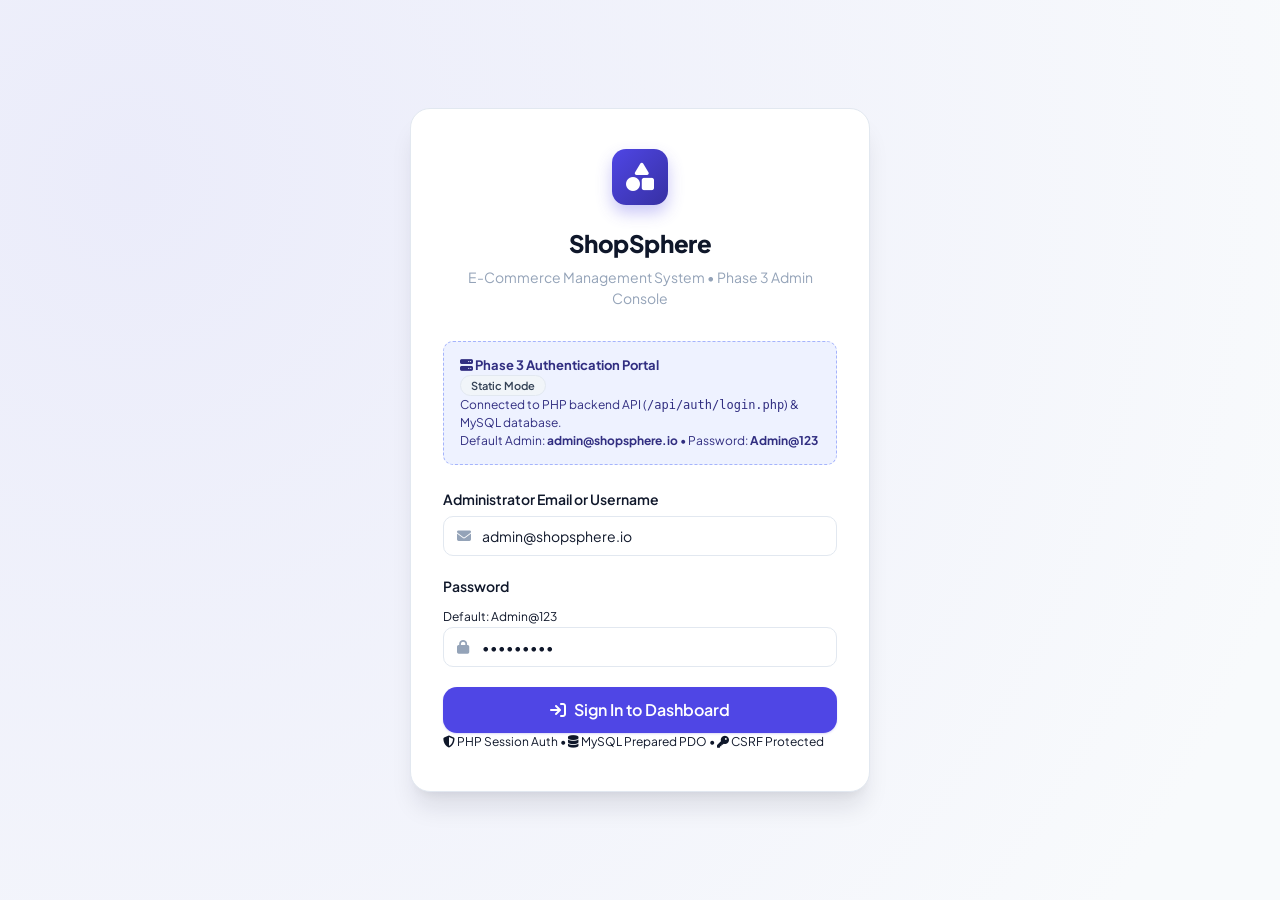
<file: index.html>
<!DOCTYPE html>
<html lang="en">
<head>
  <meta charset="UTF-8">
  <meta name="viewport" content="width=device-width, initial-scale=1.0">
  <title>ShopSphere – E-Commerce Management System</title>
  
  <!-- Favicon -->
  <link rel="icon" href="data:image/svg+xml,<svg xmlns=%22http://www.w3.org/2000/svg%22 viewBox=%220 0 100 100%22><text y=%22.9em%22 font-size=%2290%22>🛍️</text></svg>">

  <!-- Google Fonts -->
  <link rel="preconnect" href="https://fonts.googleapis.com">
  <link rel="preconnect" href="https://fonts.gstatic.com" crossorigin>
  <link href="https://fonts.googleapis.com/css2?family=Plus+Jakarta+Sans:wght@400;500;600;700;800&family=Inter:wght@400;500;600;700&display=swap" rel="stylesheet">

  <!-- Font Awesome Icons -->
  <link rel="stylesheet" href="https://cdnjs.cloudflare.com/ajax/libs/font-awesome/6.5.1/css/all.min.css">

  <!-- Stylesheets -->
  <link rel="stylesheet" href="assets/css/style.css">

  <style>
    .auth-page-wrapper {
      min-height: 100vh;
      display: flex;
      align-items: center;
      justify-content: center;
      background: radial-gradient(circle at 10% 20%, rgba(79, 70, 229, 0.08) 0%, rgba(248, 250, 252, 1) 90%);
      padding: 1.5rem;
    }

    .auth-card {
      width: 100%;
      max-width: 460px;
      background: var(--bg-surface);
      border-radius: var(--radius-xl);
      border: 1px solid var(--border-color);
      box-shadow: var(--shadow-xl);
      padding: 2.5rem 2rem;
      position: relative;
    }

    .auth-logo-badge {
      width: 56px;
      height: 56px;
      border-radius: var(--radius-lg);
      background: linear-gradient(135deg, var(--primary-600) 0%, var(--primary-800) 100%);
      display: flex;
      align-items: center;
      justify-content: center;
      color: #ffffff;
      font-size: 1.75rem;
      box-shadow: 0 8px 16px rgba(79, 70, 229, 0.3);
      margin: 0 auto 1.25rem;
    }

    .auth-title {
      font-size: 1.5rem;
      font-weight: 800;
      color: var(--text-primary);
      text-align: center;
      letter-spacing: -0.02em;
    }

    .auth-subtitle {
      font-size: 0.875rem;
      color: var(--text-muted);
      text-align: center;
      margin-top: 0.35rem;
      margin-bottom: 2rem;
    }

    .demo-credential-box {
      background-color: var(--primary-50);
      border: 1px dashed var(--primary-300);
      border-radius: var(--radius-md);
      padding: 0.875rem 1rem;
      margin-bottom: 1.5rem;
      font-size: 0.8125rem;
      color: var(--primary-900);
    }
  </style>
</head>
<body>

  <div class="auth-page-wrapper">
    <div class="auth-card">
      <div class="auth-logo-badge">
        <i class="fa-solid fa-shapes"></i>
      </div>
      <h1 class="auth-title">ShopSphere</h1>
      <p class="auth-subtitle">E-Commerce Management System &bull; Phase 3 Admin Console</p>

      <div class="demo-credential-box">
        <div class="d-flex align-items-center justify-content-between mb-1">
          <div class="d-flex align-items-center gap-2">
            <i class="fa-solid fa-server text-primary"></i>
            <strong>Phase 3 Authentication Portal</strong>
          </div>
          <span id="backendHealthBadge" class="badge badge-neutral" style="font-size:0.6875rem;">Detecting...</span>
        </div>
        <p class="mb-1 text-secondary" style="font-size: 0.75rem;">
          Connected to PHP backend API (<code>/api/auth/login.php</code>) & MySQL database.
        </p>
        <div class="text-muted" style="font-size:0.75rem;">
          Default Admin: <strong>admin@shopsphere.io</strong> &bull; Password: <strong>Admin@123</strong>
        </div>
      </div>

      <form id="loginForm" onsubmit="handleAdminLogin(event)">
        <div class="form-group">
          <label class="form-label" for="loginEmail">Administrator Email or Username</label>
          <div class="input-icon-wrapper">
            <i class="fa-solid fa-envelope input-icon"></i>
            <input type="text" id="loginEmail" class="form-control" value="admin@shopsphere.io" required autocomplete="username">
          </div>
        </div>

        <div class="form-group mb-4">
          <div class="d-flex justify-content-between align-items-center mb-1">
            <label class="form-label mb-0" for="loginPassword">Password</label>
            <span class="text-muted" style="font-size: 0.75rem;">Default: Admin@123</span>
          </div>
          <div class="input-icon-wrapper">
            <i class="fa-solid fa-lock input-icon"></i>
            <input type="password" id="loginPassword" class="form-control" value="Admin@123" required autocomplete="current-password">
          </div>
        </div>

        <button type="submit" id="loginSubmitBtn" class="btn btn-primary btn-lg w-100" style="width: 100%;">
          <i class="fa-solid fa-arrow-right-to-bracket"></i> Sign In to Dashboard
        </button>
      </form>

      <div class="mt-4 pt-3 text-center border-top">
        <div class="d-flex justify-content-center gap-3 text-muted" style="font-size: 0.75rem;">
          <span><i class="fa-solid fa-shield-halved text-success me-1"></i> PHP Session Auth</span>
          <span>&bull;</span>
          <span><i class="fa-solid fa-database text-primary me-1"></i> MySQL Prepared PDO</span>
          <span>&bull;</span>
          <span><i class="fa-solid fa-key text-warning me-1"></i> CSRF Protected</span>
        </div>
      </div>
    </div>
  </div>

  <script src="assets/js/api.js"></script>
  <script src="assets/js/store.js"></script>
  <script src="assets/js/ui.js"></script>
  <script>
    // Auto-detect backend health on load
    document.addEventListener('DOMContentLoaded', async () => {
      const badge = document.getElementById('backendHealthBadge');
      if (!badge) return;

      try {
        const res = await API.health();
        if (res.success && res.data?.database === 'connected') {
          badge.className = 'badge badge-success';
          badge.textContent = 'PHP & DB Active';
        } else if (res.success) {
          badge.className = 'badge badge-warning';
          badge.textContent = 'DB Offline';
        } else {
          badge.className = 'badge badge-neutral';
          badge.textContent = 'Static Mode';
        }
      } catch (e) {
        badge.className = 'badge badge-neutral';
        badge.textContent = 'Static Mode';
      }
    });

    async function handleAdminLogin(e) {
      e.preventDefault();
      const btn = document.getElementById('loginSubmitBtn');
      const email = document.getElementById('loginEmail').value.trim();
      const password = document.getElementById('loginPassword').value;

      btn.disabled = true;
      btn.innerHTML = '<i class="fa-solid fa-spinner fa-spin"></i> Authenticating...';

      try {
        const res = await API.auth.login(email, password);

        if (res.success) {
          UI.showToast(res.message || 'Authenticated successfully. Redirecting...', 'success');
          setTimeout(() => {
            window.location.href = 'dashboard.html';
          }, 600);
          return;
        }

        // If explicitly rejected with 401
        if (res.errors && res.errors.auth) {
          UI.showToast(res.message || 'Invalid username/email or password.', 'error');
          btn.disabled = false;
          btn.innerHTML = '<i class="fa-solid fa-arrow-right-to-bracket"></i> Sign In to Dashboard';
          return;
        }

        // If backend server is unreachable (e.g. running via file:// or static server)
        UI.showToast('Backend offline. Entering client demonstration mode.', 'info');
        setTimeout(() => {
          window.location.href = 'dashboard.html';
        }, 700);

      } catch (err) {
        console.warn('Login fallback triggered:', err);
        UI.showToast('Entering client demonstration mode.', 'info');
        setTimeout(() => {
          window.location.href = 'dashboard.html';
        }, 600);
      }
    }
  </script>
</body>
</html>
</file>
<file: assets/css/style.css>
/* ==========================================================================
   SHOPSPHERE - MASTER STYLESHEET
   Core Layout, Sidebar, Topbar, Navigation & Reset
   ========================================================================== */

@import url('variables.css');
@import url('components.css');
@import url('dashboard.css');
@import url('responsive.css');

/* --------------------------------------------------------------------------
   CSS Reset & Base Rules
   -------------------------------------------------------------------------- */
*, *::before, *::after {
  box-sizing: border-box;
  margin: 0;
  padding: 0;
}

html {
  font-size: 16px;
  -webkit-text-size-adjust: 100%;
  scroll-behavior: smooth;
}

body {
  font-family: var(--font-sans);
  background-color: var(--bg-app);
  color: var(--text-primary);
  line-height: 1.5;
  -webkit-font-smoothing: antialiased;
  -moz-osx-font-smoothing: grayscale;
  min-height: 100vh;
  overflow-x: hidden;
}

a {
  color: var(--primary-600);
  text-decoration: none;
  transition: color var(--transition-fast);
}
a:hover {
  color: var(--primary-700);
}

img {
  max-width: 100%;
  height: auto;
  display: block;
}

/* --------------------------------------------------------------------------
   App Layout Shell
   -------------------------------------------------------------------------- */
.app-container {
  display: flex;
  min-height: 100vh;
  width: 100%;
  position: relative;
}

/* --------------------------------------------------------------------------
   Sidebar Navigation
   -------------------------------------------------------------------------- */
.app-sidebar {
  width: var(--sidebar-width);
  background-color: var(--bg-surface);
  border-right: 1px solid var(--border-color);
  display: flex;
  flex-direction: column;
  position: fixed;
  top: 0;
  bottom: 0;
  left: 0;
  z-index: var(--z-sidebar);
  transition: width var(--transition-normal), transform var(--transition-normal);
  user-select: none;
}

/* Sidebar Header / Brand */
.sidebar-header {
  height: var(--topbar-height);
  padding: 0 1.25rem;
  display: flex;
  align-items: center;
  justify-content: space-between;
  border-bottom: 1px solid var(--border-color);
}

.brand-link {
  display: flex;
  align-items: center;
  gap: 0.75rem;
  text-decoration: none;
  overflow: hidden;
}

.brand-logo-icon {
  width: 40px;
  height: 40px;
  border-radius: var(--radius-md);
  background: linear-gradient(135deg, var(--primary-600) 0%, var(--primary-800) 100%);
  display: flex;
  align-items: center;
  justify-content: center;
  color: #ffffff;
  font-size: 1.25rem;
  box-shadow: 0 4px 10px rgba(79, 70, 229, 0.35);
  flex-shrink: 0;
}

.brand-text {
  display: flex;
  flex-direction: column;
}

.brand-name {
  font-size: 1.125rem;
  font-weight: 800;
  letter-spacing: -0.02em;
  color: var(--text-primary);
  line-height: 1.2;
}

.brand-badge {
  font-size: 0.625rem;
  font-weight: 700;
  text-transform: uppercase;
  letter-spacing: 0.08em;
  color: var(--primary-600);
}

.sidebar-toggle-btn {
  background: transparent;
  border: none;
  color: var(--text-muted);
  width: 32px;
  height: 32px;
  border-radius: var(--radius-sm);
  display: flex;
  align-items: center;
  justify-content: center;
  cursor: pointer;
  transition: all var(--transition-fast);
}
.sidebar-toggle-btn:hover {
  background-color: var(--bg-surface-subtle);
  color: var(--text-primary);
}

/* Navigation List */
.sidebar-content {
  flex: 1;
  padding: 1.25rem 0.875rem;
  overflow-y: auto;
  display: flex;
  flex-direction: column;
  gap: 1.5rem;
}

.nav-group-title {
  font-size: 0.6875rem;
  font-weight: 700;
  text-transform: uppercase;
  letter-spacing: 0.08em;
  color: var(--text-muted);
  padding: 0 0.75rem;
  margin-bottom: 0.5rem;
}

.nav-list {
  list-style: none;
  display: flex;
  flex-direction: column;
  gap: 0.25rem;
}

.nav-item {
  position: relative;
}

.nav-link {
  display: flex;
  align-items: center;
  gap: 0.875rem;
  padding: 0.6875rem 0.875rem;
  color: var(--text-secondary);
  font-size: 0.875rem;
  font-weight: 600;
  border-radius: var(--radius-md);
  transition: all var(--transition-fast);
  text-decoration: none;
}

.nav-link i {
  font-size: 1.125rem;
  width: 20px;
  text-align: center;
  color: var(--slate-400);
  transition: color var(--transition-fast);
}

.nav-link:hover {
  background-color: var(--bg-surface-subtle);
  color: var(--primary-600);
}
.nav-link:hover i {
  color: var(--primary-600);
}

.nav-item.active .nav-link {
  background-color: var(--primary-50);
  color: var(--primary-700);
  font-weight: 700;
}
.nav-item.active .nav-link i {
  color: var(--primary-600);
}

.nav-badge {
  margin-left: auto;
  font-size: 0.6875rem;
  padding: 0.125rem 0.5rem;
  border-radius: var(--radius-full);
  background-color: var(--primary-100);
  color: var(--primary-700);
  font-weight: 700;
}

/* Sidebar Footer / User Profile & Logout */
.sidebar-footer {
  padding: 1rem;
  border-top: 1px solid var(--border-color);
  background-color: var(--bg-surface);
}

.sidebar-user-pill {
  display: flex;
  align-items: center;
  gap: 0.75rem;
  padding: 0.5rem;
  border-radius: var(--radius-md);
  background: var(--bg-surface-subtle);
}

.sidebar-avatar {
  width: 36px;
  height: 36px;
  border-radius: var(--radius-full);
  object-fit: cover;
  border: 2px solid #ffffff;
  box-shadow: var(--shadow-xs);
}

.sidebar-user-meta {
  flex: 1;
  min-width: 0;
}

.sidebar-user-name {
  font-size: 0.8125rem;
  font-weight: 700;
  color: var(--text-primary);
  white-space: nowrap;
  overflow: hidden;
  text-overflow: ellipsis;
}

.sidebar-user-role {
  font-size: 0.6875rem;
  color: var(--text-muted);
}

.logout-quick-btn {
  background: transparent;
  border: none;
  color: var(--text-muted);
  font-size: 1rem;
  cursor: pointer;
  padding: 0.35rem;
  border-radius: var(--radius-xs);
  transition: all var(--transition-fast);
}
.logout-quick-btn:hover {
  color: var(--danger-600);
  background-color: var(--danger-50);
}

/* --------------------------------------------------------------------------
   Desktop Collapsed Sidebar State
   -------------------------------------------------------------------------- */
body.sidebar-collapsed .app-sidebar {
  width: var(--sidebar-collapsed-width);
}

body.sidebar-collapsed .brand-text,
body.sidebar-collapsed .nav-group-title,
body.sidebar-collapsed .nav-text,
body.sidebar-collapsed .nav-badge,
body.sidebar-collapsed .sidebar-user-meta,
body.sidebar-collapsed .logout-quick-btn {
  display: none !important;
}

body.sidebar-collapsed .sidebar-header {
  justify-content: center;
  padding: 0;
}

body.sidebar-collapsed .sidebar-toggle-btn {
  position: absolute;
  right: -14px;
  top: 20px;
  background-color: var(--bg-surface);
  border: 1px solid var(--border-color);
  box-shadow: var(--shadow-sm);
  border-radius: 50%;
  width: 28px;
  height: 28px;
}

body.sidebar-collapsed .nav-link {
  justify-content: center;
  padding: 0.75rem 0;
}

body.sidebar-collapsed .sidebar-user-pill {
  justify-content: center;
  padding: 0.375rem 0;
  background: transparent;
}

body.sidebar-collapsed .app-main {
  margin-left: var(--sidebar-collapsed-width);
}

/* --------------------------------------------------------------------------
   Main Content Area
   -------------------------------------------------------------------------- */
.app-main {
  flex: 1;
  margin-left: var(--sidebar-width);
  min-width: 0;
  display: flex;
  flex-direction: column;
  min-height: 100vh;
  transition: margin-left var(--transition-normal);
}

/* --------------------------------------------------------------------------
   Top Navigation Bar
   -------------------------------------------------------------------------- */
.app-topbar {
  height: var(--topbar-height);
  background-color: var(--bg-surface);
  border-bottom: 1px solid var(--border-color);
  padding: 0 1.75rem;
  display: flex;
  align-items: center;
  justify-content: space-between;
  position: sticky;
  top: 0;
  z-index: var(--z-header);
  box-shadow: 0 1px 2px 0 rgba(15, 23, 42, 0.03);
}

.topbar-left {
  display: flex;
  align-items: center;
  gap: 1.25rem;
}

.mobile-menu-btn {
  display: none;
  background: transparent;
  border: 1px solid var(--border-color);
  border-radius: var(--radius-md);
  width: 38px;
  height: 38px;
  align-items: center;
  justify-content: center;
  color: var(--text-primary);
  font-size: 1.125rem;
  cursor: pointer;
}
.mobile-menu-btn:hover {
  background-color: var(--bg-surface-subtle);
}

.topbar-page-header {
  display: flex;
  flex-direction: column;
}

.page-title {
  font-size: 1.25rem;
  font-weight: 800;
  color: var(--text-primary);
  letter-spacing: -0.02em;
  line-height: 1.2;
}

.breadcrumb {
  display: flex;
  align-items: center;
  gap: 0.375rem;
  list-style: none;
  font-size: 0.75rem;
  color: var(--text-muted);
  margin-top: 0.125rem;
}

.breadcrumb-item a {
  color: var(--text-muted);
}
.breadcrumb-item a:hover {
  color: var(--primary-600);
}
.breadcrumb-item.active {
  color: var(--text-secondary);
  font-weight: 600;
}
.breadcrumb-separator {
  font-size: 0.625rem;
  opacity: 0.6;
}

/* Topbar Center (Quick Search Bar) */
.topbar-center {
  flex: 1;
  max-width: 440px;
  margin: 0 1.5rem;
}

.global-search-form {
  position: relative;
  width: 100%;
}

.global-search-input {
  width: 100%;
  padding: 0.5625rem 1rem 0.5625rem 2.5rem;
  font-size: 0.875rem;
  background-color: var(--bg-surface-subtle);
  border: 1px solid transparent;
  border-radius: var(--radius-full);
  color: var(--text-primary);
  transition: all var(--transition-fast);
  outline: none;
}
.global-search-input:focus {
  background-color: var(--bg-surface);
  border-color: var(--primary-500);
  box-shadow: 0 0 0 3px rgba(99, 102, 241, 0.15);
}

.global-search-icon {
  position: absolute;
  left: 0.875rem;
  top: 50%;
  transform: translateY(-50%);
  color: var(--text-muted);
  font-size: 0.875rem;
  pointer-events: none;
}

.search-shortcut-badge {
  position: absolute;
  right: 0.875rem;
  top: 50%;
  transform: translateY(-50%);
  font-size: 0.6875rem;
  font-family: var(--font-mono);
  background: var(--bg-surface);
  border: 1px solid var(--border-color);
  padding: 0.125rem 0.375rem;
  border-radius: var(--radius-xs);
  color: var(--text-muted);
  pointer-events: none;
}

/* Topbar Right Actions */
.topbar-right {
  display: flex;
  align-items: center;
  gap: 0.75rem;
}

.icon-action-btn {
  position: relative;
  width: 40px;
  height: 40px;
  border-radius: var(--radius-md);
  border: 1px solid var(--border-color);
  background-color: var(--bg-surface);
  color: var(--text-secondary);
  display: flex;
  align-items: center;
  justify-content: center;
  cursor: pointer;
  transition: all var(--transition-fast);
}
.icon-action-btn:hover {
  background-color: var(--bg-surface-subtle);
  color: var(--text-primary);
  border-color: var(--slate-300);
}

.badge-unread-dot {
  position: absolute;
  top: 8px;
  right: 8px;
  width: 8px;
  height: 8px;
  border-radius: 50%;
  background-color: var(--danger-500);
  border: 2px solid var(--bg-surface);
}

/* Notification Dropdown Menu */
.notifications-dropdown {
  width: 320px;
  padding: 0;
  border-radius: var(--radius-lg);
}

.notifications-header {
  padding: 1rem 1.25rem;
  border-bottom: 1px solid var(--border-color);
  display: flex;
  align-items: center;
  justify-content: space-between;
}

.notifications-list {
  max-height: 320px;
  overflow-y: auto;
  list-style: none;
}

.notification-item {
  padding: 0.875rem 1.25rem;
  border-bottom: 1px solid var(--border-color);
  display: flex;
  align-items: flex-start;
  gap: 0.75rem;
  cursor: pointer;
  transition: background-color var(--transition-fast);
}
.notification-item:hover {
  background-color: var(--bg-surface-subtle);
}
.notification-item.unread {
  background-color: var(--primary-50);
}

.notification-icon-box {
  width: 34px;
  height: 34px;
  border-radius: 50%;
  display: flex;
  align-items: center;
  justify-content: center;
  font-size: 0.875rem;
  flex-shrink: 0;
}

.notification-meta {
  flex: 1;
}

.notification-text {
  font-size: 0.8125rem;
  color: var(--text-primary);
  line-height: 1.35;
}

.notification-time {
  font-size: 0.6875rem;
  color: var(--text-muted);
  margin-top: 0.25rem;
}

.notifications-footer {
  padding: 0.75rem;
  text-align: center;
  border-top: 1px solid var(--border-color);
  background-color: var(--bg-surface-subtle);
}

/* Topbar Admin Profile Pill */
.profile-pill-trigger {
  display: flex;
  align-items: center;
  gap: 0.75rem;
  padding: 0.375rem 0.625rem;
  border-radius: var(--radius-full);
  border: 1px solid var(--border-color);
  background: var(--bg-surface);
  cursor: pointer;
  transition: all var(--transition-fast);
}
.profile-pill-trigger:hover {
  background-color: var(--bg-surface-subtle);
}

.topbar-avatar {
  width: 34px;
  height: 34px;
  border-radius: 50%;
  object-fit: cover;
}

.topbar-profile-info {
  display: flex;
  flex-direction: column;
  text-align: left;
}

.topbar-profile-name {
  font-size: 0.8125rem;
  font-weight: 700;
  color: var(--text-primary);
  line-height: 1.2;
}

.topbar-profile-role {
  font-size: 0.6875rem;
  color: var(--text-muted);
}

.profile-chevron {
  font-size: 0.6875rem;
  color: var(--text-muted);
  margin-left: 0.25rem;
}

/* --------------------------------------------------------------------------
   App Content Body & Container
   -------------------------------------------------------------------------- */
.app-content {
  flex: 1;
  padding: 1.75rem;
}

/* Page Action Bar (e.g. page title + action buttons like "Add Product") */
.page-action-header {
  display: flex;
  align-items: center;
  justify-content: space-between;
  gap: 1rem;
  margin-bottom: 1.5rem;
  flex-wrap: wrap;
}

.page-action-title {
  display: flex;
  flex-direction: column;
}

.page-action-title h1 {
  font-size: 1.5rem;
  font-weight: 800;
  color: var(--text-primary);
  letter-spacing: -0.02em;
}

.page-action-title p {
  font-size: 0.875rem;
  color: var(--text-secondary);
  margin-top: 0.125rem;
}

.page-action-controls {
  display: flex;
  align-items: center;
  gap: 0.75rem;
  flex-wrap: wrap;
}

/* Filter / Search Bar for Management Tables */
.table-toolbar {
  padding: 1rem 1.25rem;
  background-color: var(--bg-surface);
  border-bottom: 1px solid var(--border-color);
  display: flex;
  align-items: center;
  justify-content: space-between;
  gap: 1rem;
  flex-wrap: wrap;
}

.table-toolbar-left {
  display: flex;
  align-items: center;
  gap: 0.75rem;
  flex: 1;
  min-width: 240px;
  flex-wrap: wrap;
}

.table-toolbar-right {
  display: flex;
  align-items: center;
  gap: 0.75rem;
  flex-wrap: wrap;
}

.table-search-input {
  max-width: 280px;
}

/* Quick Filter Pills */
.filter-select {
  padding: 0.5rem 2rem 0.5rem 0.875rem;
  font-size: 0.8125rem;
  border-radius: var(--radius-md);
  border: 1px solid var(--border-color);
  background-color: var(--bg-surface);
  color: var(--text-secondary);
  outline: none;
  cursor: pointer;
  background-image: url("data:image/svg+xml,%3Csvg xmlns='http://www.w3.org/2000/svg' fill='none' viewBox='0 0 24 24' stroke='%2364748B'%3E%3Cpath stroke-linecap='round' stroke-linejoin='round' stroke-width='2' d='M19 9l-7 7-7-7'%3E%3C/path%3E%3C/svg%3E");
  background-repeat: no-repeat;
  background-position: right 0.65rem center;
  background-size: 0.875rem;
  appearance: none;
}
.filter-select:focus {
  border-color: var(--primary-500);
}

/* --------------------------------------------------------------------------
   Mobile Backdrop Drawer
   -------------------------------------------------------------------------- */
.sidebar-backdrop {
  position: fixed;
  inset: 0;
  background-color: rgba(15, 23, 42, 0.5);
  backdrop-filter: blur(2px);
  z-index: var(--z-drawer-backdrop);
  opacity: 0;
  visibility: hidden;
  transition: opacity var(--transition-normal), visibility var(--transition-normal);
}

.sidebar-backdrop.show {
  opacity: 1;
  visibility: visible;
}

/* --------------------------------------------------------------------------
   Footer
   -------------------------------------------------------------------------- */
.app-footer {
  padding: 1.25rem 1.75rem;
  border-top: 1px solid var(--border-color);
  background-color: var(--bg-surface);
  display: flex;
  align-items: center;
  justify-content: space-between;
  font-size: 0.8125rem;
  color: var(--text-muted);
}

.footer-links {
  display: flex;
  align-items: center;
  gap: 1.25rem;
  list-style: none;
}
.footer-links a {
  color: var(--text-muted);
}
.footer-links a:hover {
  color: var(--primary-600);
}
</file>
